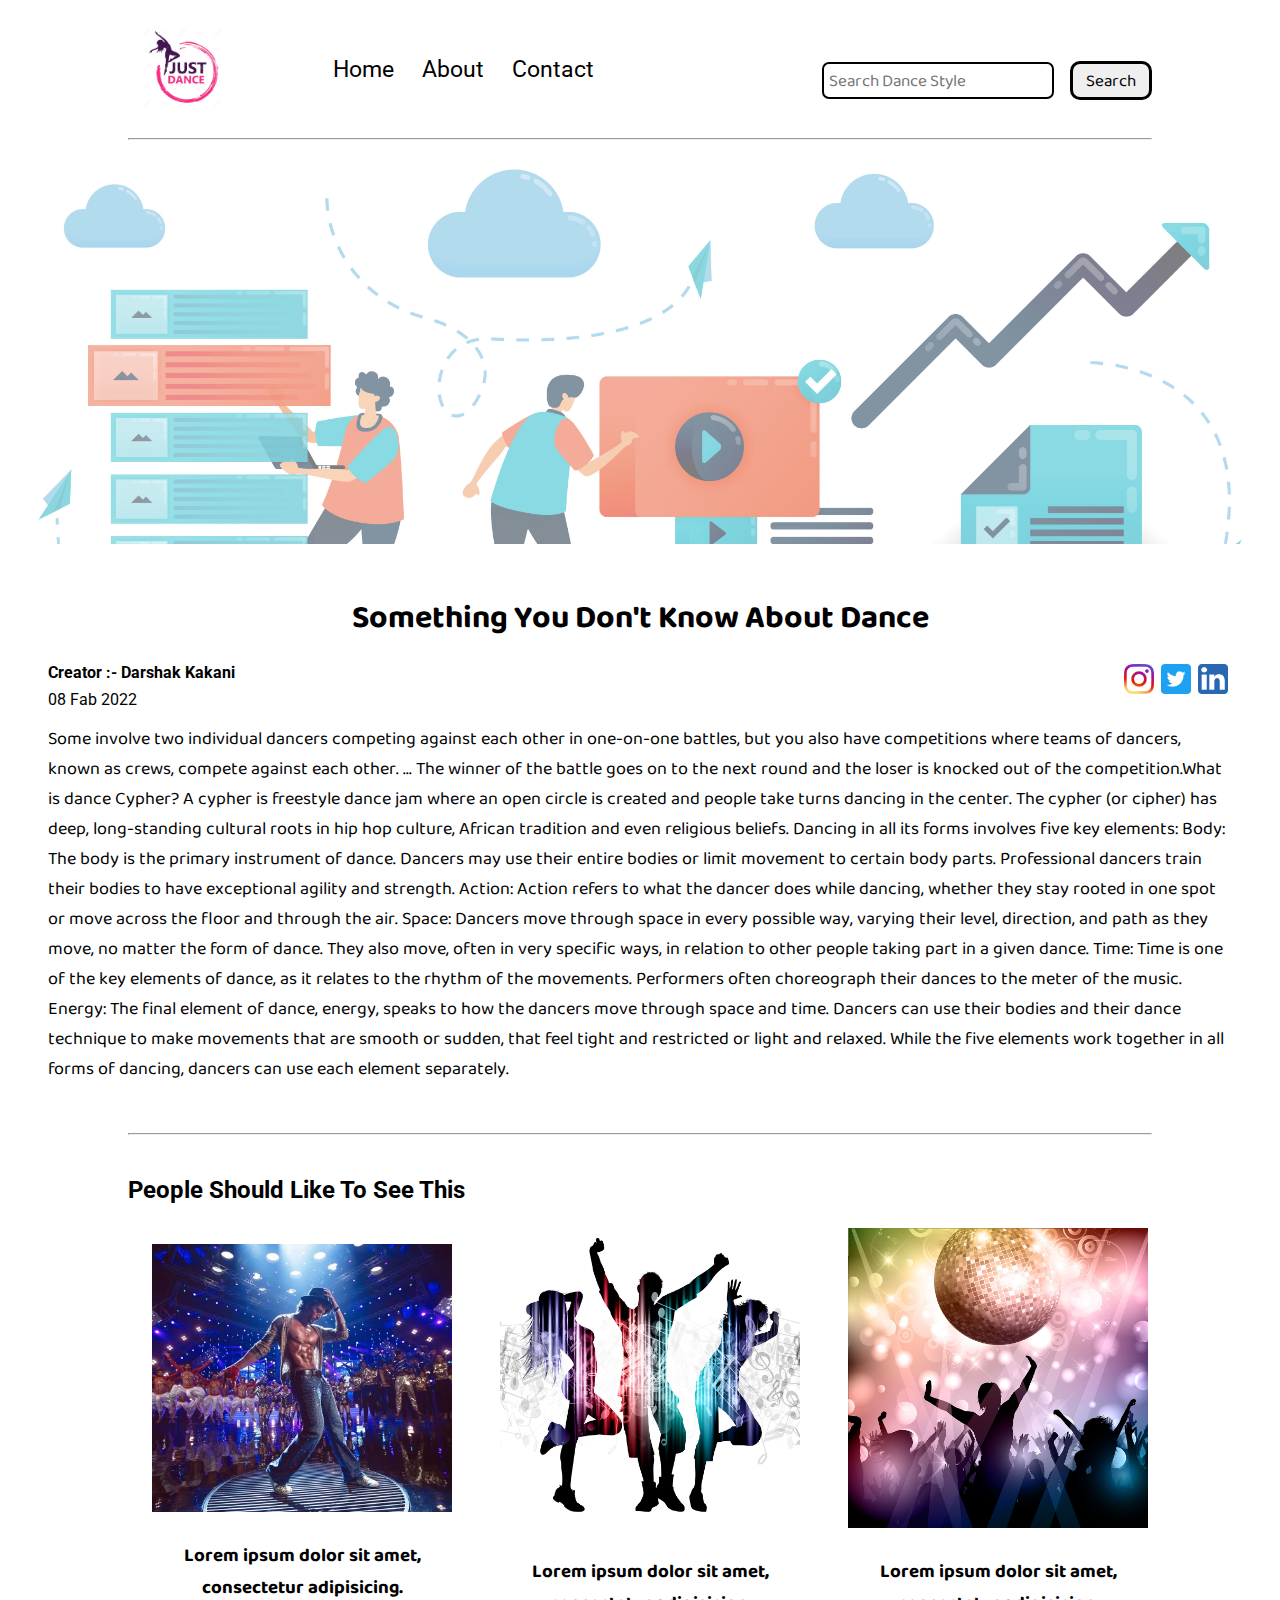
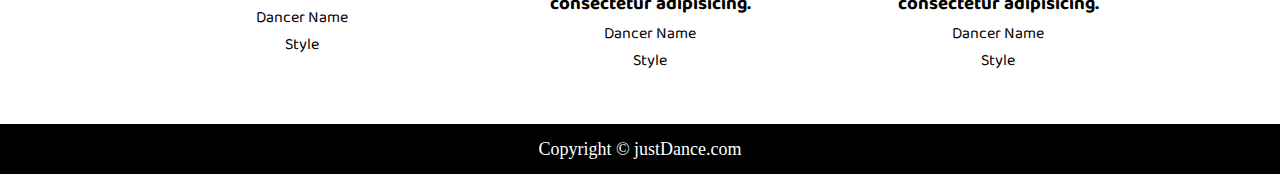
<file: blogpost.html>
<!DOCTYPE html>
<html lang="en">
<head>
    <meta charset="UTF-8">
    <meta http-equiv="X-UA-Compatible" content="IE=edge">
    <meta name="viewport" content="width=device-width, initial-scale=1.0">
    <link rel="stylesheet" href="css/util.css">
    <link rel="stylesheet" href="css/style.css">
    <link rel="stylesheet" href="css/blogpost.css">
    <link rel="stylesheet" href="css/mobile.css">

    <title>justDance- Heaven For Dnacers</title>
</head>
<body>
    <nav class="navigation max-width-1 m-auto">
        <div class="nav-left">
            <a href="/">
            <span><img src="img/dance-logo1.jpg" width="94px" alt=""></span>
        </a>
            <ul>
                <li><a href="/">Home</a></li>
                <li><a href="#">About</a></li>
                <li><a href="/contact.html">Contact</a></li>
            </ul>
        </div>
        <div class="nav-right">
            <input class="form-input" type="text" name="query" placeholder="Search Dance Style ">
            <button class="btn">Search</button>
            <form action="/search.html"></form>
        </div>
    </nav>
    <div class="max-width-1 m-auto"><hr></div>
    <div class="post-img">
        <img src="img/dk1.jpg" alt="" class="src">
    </div>
    <div class="blog-post-content max-width-2 m-auto my-2">
        <div class="content-left">
            <h1 class="font1">Something You Don't Know About Dance</h1>
            <div class="blogpost-meta">
                <div class="author-info">
                    <div> <b>
                        Creator :- Darshak Kakani
                    </b></div>
                    <div>
                        08 Fab 2022
                    </div>
                </div>
                <div class="social">
                    <img src="img/insta-logo.png" alt="">
                    <img src="img/twitter-logo.png" alt="">
                    <img src="img/linkeddin-logo.png" alt="">
                </div>
            </div>
            <p class="font1">Some involve two individual dancers competing against each other in one-on-one battles, but you also have competitions where teams of dancers, known as crews, compete against each other. ... The winner of the battle goes on to the next round and the loser is knocked out of the competition.What is dance Cypher?
                A cypher is freestyle dance jam where an open circle is created and people take turns dancing in the center. The cypher (or cipher) has deep, long-standing cultural roots in hip hop culture, African tradition and even religious beliefs.
                Dancing in all its forms involves five key elements:

                Body: The body is the primary instrument of dance. Dancers may use their entire bodies or limit movement to certain body parts. Professional dancers train their bodies to have exceptional agility and strength.
                Action: Action refers to what the dancer does while dancing, whether they stay rooted in one spot or move across the floor and through the air.
                Space: Dancers move through space in every possible way, varying their level, direction, and path as they move, no matter the form of dance. They also move, often in very specific ways, in relation to other people taking part in a given dance.
                Time: Time is one of the key elements of dance, as it relates to the rhythm of the movements. Performers often choreograph their dances to the meter of the music.
                Energy: The final element of dance, energy, speaks to how the dancers move through space and time. Dancers can use their bodies and their dance technique to make movements that are smooth or sudden, that feel tight and restricted or light and relaxed.
                While the five elements work together in all forms of dancing, dancers can use each element separately.
            </p>
        
    </div>
    <div class="max-width-1 m-auto"><hr></div>
    <div class="dance-styles max-width-1 m-auto font2">
        <h2>People Should Like To See This</h2>
        <div class="row">
        
        <div class="dance-style more-post">
            <div class="dance-style-img">
                <img src="img/dance3.jpg" alt="Dance" >

            </div>
            <div class="dance-style-content font1 center">
                <a href="/blogpost.html" class="href"></a>
                <h3>Lorem ipsum dolor sit amet, consectetur adipisicing.</h3>
                <div>Dancer Name</div>
                <span>Style</span>  <span></span>
            </div>
        </div>
        <div class="dance-style more-post">
            <div class="dance-style-img">
                <img src="img/party3.jpg" alt="Dance" >

            </div>
            <div class="dance-style-content font1 center">
                <a href="/blogpost.html" class="href"></a>
                <h3>Lorem ipsum dolor sit amet, consectetur adipisicing.</h3>
                <div>Dancer Name</div>
                <span>Style</span>  <span></span>
            </div>
        </div>
        <div class="dance-style more-post">
            <div class="dance-style-img">
                <img src="img/home1.jpg" alt="Dance" >

            </div>
            <div class="dance-style-content font1 center">
                <a href="/blogpost.html" class="href"></a>
                <h3>Lorem ipsum dolor sit amet, consectetur adipisicing.</h3>
                <div>Dancer Name</div>
                <span>Style</span>  <span></span>
            </div>
        </div>
       
    </div>
    </div>
    <div class="footer ">
        <p> Copyright &copy; justDance.com</p>
    </div>
</body>
</html>
</file>
<file: css/util.css>
@import url('https://fonts.googleapis.com/css2?family=Baloo+Bhaijaan+2:wght@500&display=swap');
@import url('https://fonts.googleapis.com/css2?family=Roboto:wght@300&display=swap');

:root {
    --main-bg-color: black;
    --font1        : 'Baloo Bhaijaan 2', cursive;
    --font2        : 'Roboto', sans-serif;
}
.center{
    text-align: center;
}

.font1 {
    font-family: var(--font1);
}

.font2 {
    font-family: var(--font2);
}

.max-width-1 {
    max-width: 80vw;

}

.max-width-2 {
    max-width: 60vw;
}
.my-2{
    margin-top: 32px;
    margin-bottom: 32px;
}
.mx-1{
    margin-left: 23px;
    margin-right: 23px;
}
.m-auto {
    margin: auto;
}

.btn {
    padding      : 0px 13px;
    padding-top  : 4px;
    border       : 3px solid black;
    border-radius: 10px;
    font-family  : var(--font1);
    font-size    : 17px;
    cursor       : pointer;
    transition   : all 0.3s ease-in-out;
}

.btn:hover {
    color     : white;
    background: var(--main-bg-color);
}

.form-input {
    padding      : 0px 5px;
    padding-top  : 4px;
    font-size    : 17px;
    border       : 2px solid black;
    border-radius: 7px;
    margin       : 0 13px;
    font-family  : var(--font1);
}
.form-box input,textarea{
    width: 52vw;
    padding: 0px 6px;
    margin: 7px 0;
    font-size: 18px;
    font-family: var(--font1);
    border: 2px solid var(--main-bg-color);
    border-radius: 5px;
}
</file>
<file: css/style.css>
* {
    margin : 0;
    padding: 0;
}

.navigation {
    font-family        : var(--font1);
    /* height             : 84px; */
    /* background-color: pink; */
    display            : flex;
    justify-content    : space-between;
    align-items        : center;
    margin-top         : 23px;
}

.nav-left {
    font-size: 30px;
    display  : flex;
}

.content {
    height             : 100%;
    /* background-color: rgb(207, 247, 247); */
    display            : flex;
    margin-top         : 33px;
    padding            : 10px;
    position: relative;
}
.content::after{
    content: "";
    background-image: url(../img/party3.jpg);
    position: absolute;
    width: 100%;
    height: inherit;
    opacity: 0.2;
}

.content-left {
    font-family: var(--font1);
    padding: 48px;
    display        : flex;
    flex-direction : column;
    justify-content: center;
    z-index: 1;
}

.content-right {

    display        : flex;
    align-items    : center;
    justify-content: center;
    
}

.content-right img {
    height       : 335px;
    border       : 3px solid black;
    border-radius: 200px;
    
}

.nav-left ul li {
    list-style : none;
    margin     : 0 14px;
    font-family: var(--font2);
    transition : all 0.3s ease-in-out;
    font-size  : 23px;
}

.nav-left ul li a:hover {
    font-weight: bolder;
    color      : var(--main-bg-color);
}

.nav-left ul li a {
    text-decoration: none;
    color          : black;
    /* transition  : all 0.3s ease-in-out; */
}

.nav-left span {
    font-size: 35px;
    padding  : 10px;
}

.nav-left ul {
    display       : flex;
    align-items   : center;
    margin        : 0 77px;
    font-size     : 23px;
    padding-bottom: 23px;
    /* font-weight: bold; */
}

.dance-styles {
    padding-top  : 18px;
    margin-top: 23px;
    position: relative;
    /* height    : 455px; */
    /* background: pink; */
}
.year-box{
    position: absolute;
    width: 324px;
    height: 315px;
    /* background-color: red; */
    top: 80px;
    right: -100px;
    font-size: 19px;
}
.year-box div{
    margin: 12px 0;

}
.dance-style {
    display: flex;
    margin : 24px;
}

.dance-style img {
    width: 300px;
}
.dance-style-content a{
    text-decoration: none;
    
}
.dance-style-content {
    align-self: center;
    padding   : 25px;
}

.footer {
    height          : 50px;
    background-color: var(--main-bg-color);
    display         : flex;
    align-items     : center;
    justify-content : center;
    text-decoration : none;
    color           : white;
    flex-direction  : column;
    cursor          : pointer;
}

.footer a {
    color: white;
}
</file>
<file: css/blogpost.css>
.post-img{
    height: 404px;
    overflow: hidden;
    margin-top: 0px;
    opacity: 0.5;
}
.post-img img{
    width: 100%;
}
.blog-post-content{
    /* background-color: red; */
    max-width: 170vh;
}
.blog-post-content h1{
    text-align: center;
    
}
.blog-post-content p{
    font-size: 18px;
}
.row{
    display: flex;
}
.more-post{
    flex-direction: column;
    align-items: center;
    justify-content: center;
}
.blogpost-meta{
    display: flex;
    justify-content: space-between;
}
.author-info{
    margin: 12px 0;
}
.author-info div{
    padding: 4px 0;
    font-family: var(--font2);
}
.social img{
    padding-right: 4px;
    margin-top: 17px;
    align-self: center;
    height: 30px;
    cursor: pointer;
}
</file>
<file: css/mobile.css>
@media screen and (max-width:1200px) {
    .navigatation{
        flex-direction: column;
        margin-bottom: 23px;
    }
    .nav-left{
        flex-direction: column;
        text-align: center;
    }
    .content-right{
        display: none;
    }
    .dance-style{
        flex-direction: column;
    }
    .dance-style-img{
        text-align: center;
    }
    .year-box{
        top: 23px;
        left: 60vw;
        font-size: 11px;
        display: flex;
    }
    .year-box div{
        margin: 0;
        padding: 0;
    }
    .dance-style img{
        width: 70vw;
    }
    .form-input{
        width: 50%;
    }
    .form-box input,textarea{
        width: 66vw;
    }
    .row{
        flex-direction: column;
    }
    .social{
        padding: 0;
    }
    .post-img{
        height: auto;
    }
    .adjust-year{
        position:static;
        padding: 12px 0;
        height: auto;
        display: flex;
        justify-content: center;
        width: 100%;
    }
}
</file>
